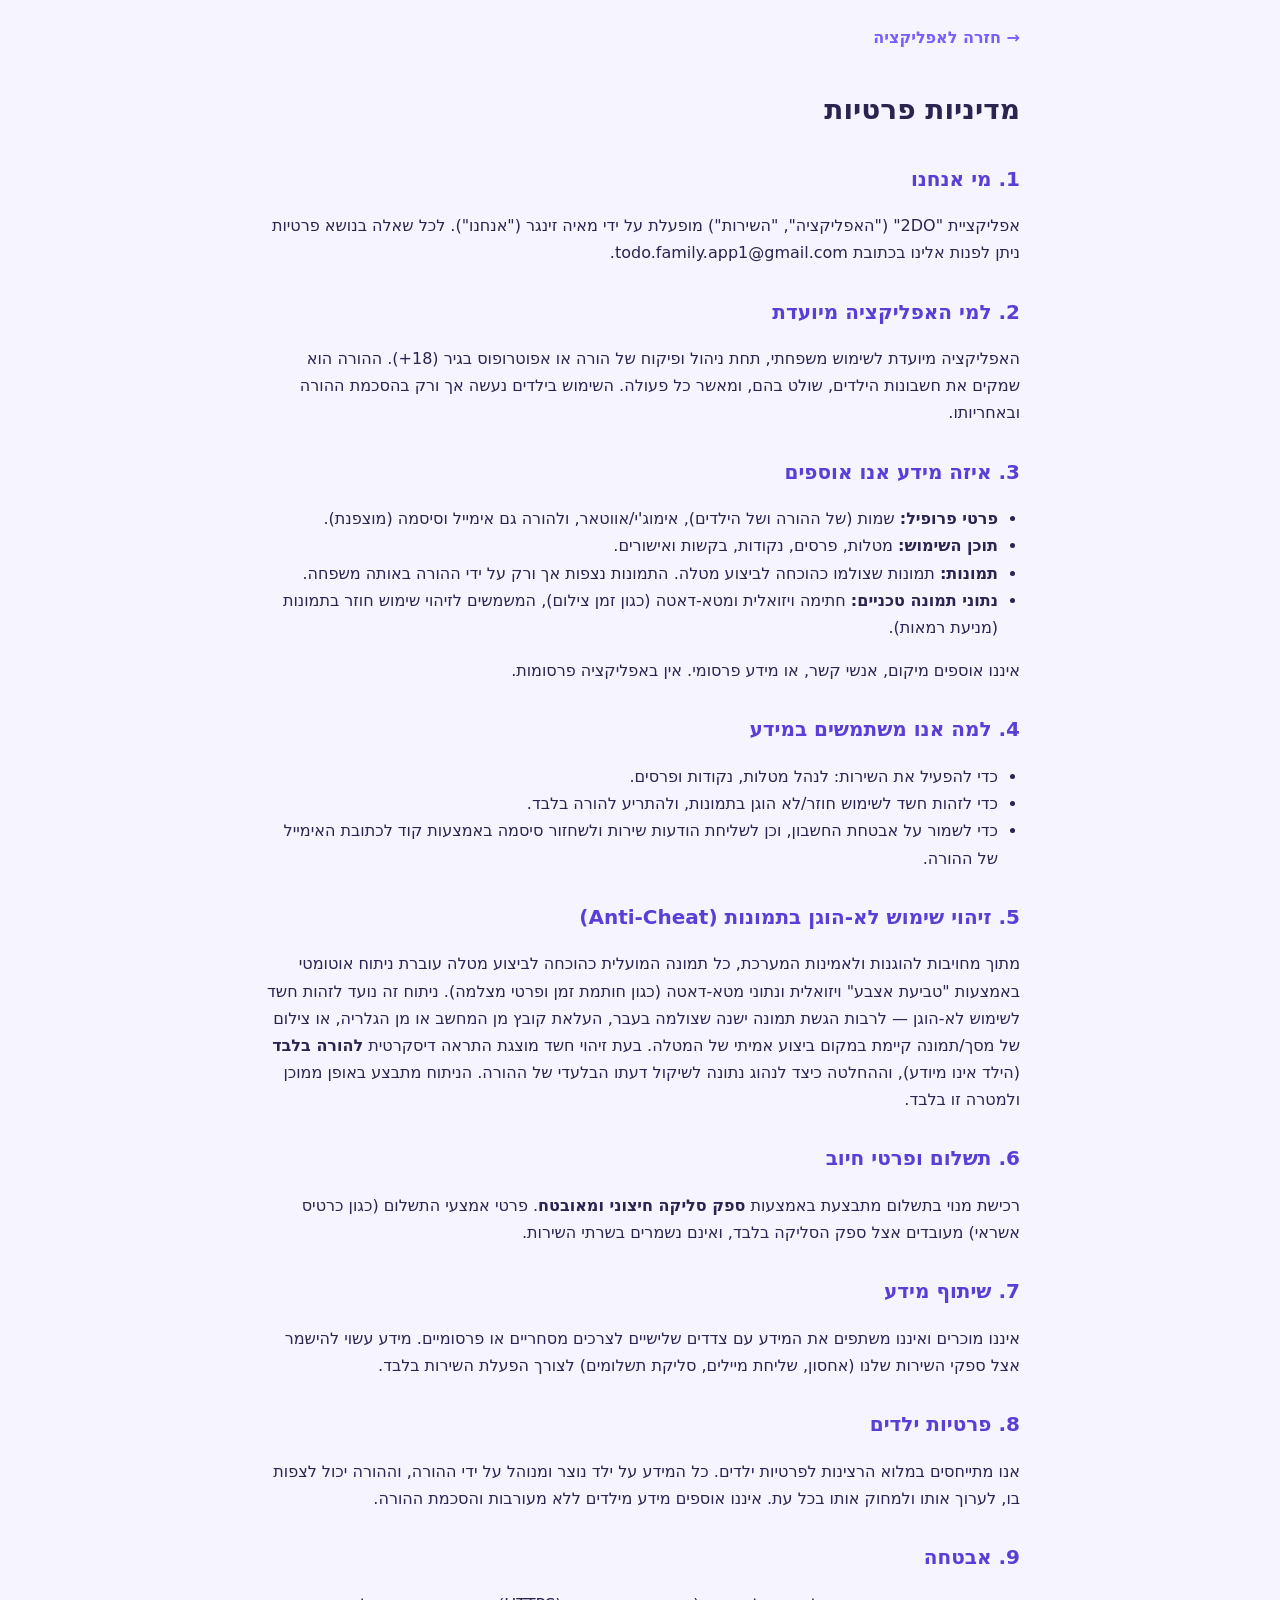
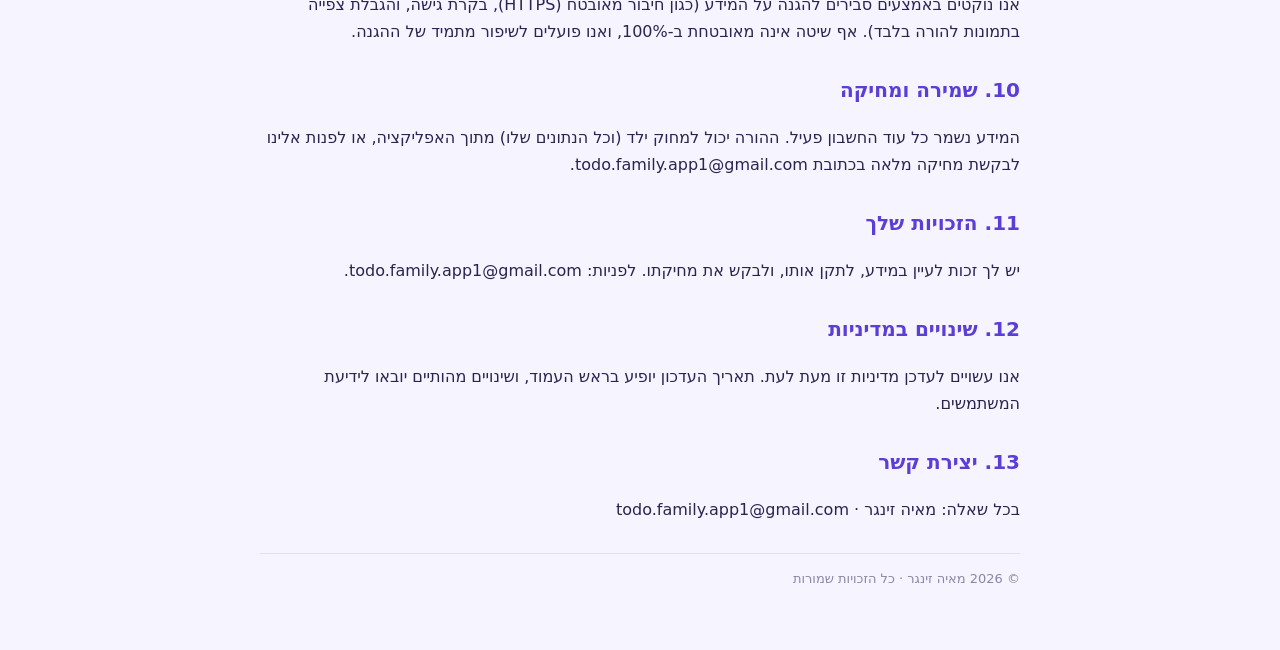
<file: templates/privacy.html>
<!DOCTYPE html>
<html lang="he" dir="rtl">
<head>
  <meta charset="UTF-8">
  <meta name="viewport" content="width=device-width, initial-scale=1.0">
  <title>מדיניות פרטיות — 2DO</title>
  <style>
    body{font-family:"Segoe UI",system-ui,Arial,sans-serif;background:#f6f4ff;color:#2b2350;
         max-width:760px;margin:0 auto;padding:24px 18px 60px;line-height:1.7}
    h1{font-size:28px} h2{font-size:20px;margin-top:28px;color:#5b3ed6}
    a.back{display:inline-block;margin-bottom:16px;color:#7b5cff;font-weight:700;text-decoration:none}
    .note{background:#fff4dd;border:1px solid #ffd98a;border-radius:12px;padding:12px 14px;font-size:14px}
    .meta{color:#8b86a8;font-size:14px}
    ul{padding-inline-start:22px}
    .fill{background:#ffe3e8;border-radius:6px;padding:1px 6px;font-weight:700}
    footer{margin-top:30px;font-size:13px;color:#8b86a8;border-top:1px solid #e3dcff;padding-top:14px}
  </style>
</head>
<body>
  <a class="back" href="/">→ חזרה לאפליקציה</a>
  <h1>מדיניות פרטיות</h1>

  <h2>1. מי אנחנו</h2>
  <p>
    אפליקציית "2DO" ("האפליקציה", "השירות") מופעלת על ידי
מאיה זינגר
    ("אנחנו"). לכל שאלה בנושא פרטיות ניתן לפנות אלינו בכתובת
    todo.family.app1@gmail.com.
  </p>

  <h2>2. למי האפליקציה מיועדת</h2>
  <p>
    האפליקציה מיועדת לשימוש משפחתי, תחת ניהול ופיקוח של הורה או אפוטרופוס בגיר
    (18+). ההורה הוא שמקים את חשבונות הילדים, שולט בהם, ומאשר כל פעולה. השימוש
    בילדים נעשה אך ורק בהסכמת ההורה ובאחריותו.
  </p>

  <h2>3. איזה מידע אנו אוספים</h2>
  <ul>
    <li><b>פרטי פרופיל:</b> שמות (של ההורה ושל הילדים), אימוג'י/אווטאר, ולהורה גם אימייל וסיסמה (מוצפנת).</li>
    <li><b>תוכן השימוש:</b> מטלות, פרסים, נקודות, בקשות ואישורים.</li>
    <li><b>תמונות:</b> תמונות שצולמו כהוכחה לביצוע מטלה. התמונות נצפות אך ורק
        על ידי ההורה באותה משפחה.</li>
    <li><b>נתוני תמונה טכניים:</b> חתימה ויזואלית ומטא-דאטה (כגון זמן צילום),
        המשמשים לזיהוי שימוש חוזר בתמונות (מניעת רמאות).</li>
  </ul>
  <p>איננו אוספים מיקום, אנשי קשר, או מידע פרסומי. אין באפליקציה פרסומות.</p>

  <h2>4. למה אנו משתמשים במידע</h2>
  <ul>
    <li>כדי להפעיל את השירות: לנהל מטלות, נקודות ופרסים.</li>
    <li>כדי לזהות חשד לשימוש חוזר/לא הוגן בתמונות, ולהתריע להורה בלבד.</li>
    <li>כדי לשמור על אבטחת החשבון, וכן לשליחת הודעות שירות ולשחזור סיסמה
        באמצעות קוד לכתובת האימייל של ההורה.</li>
  </ul>

  <h2>5. זיהוי שימוש לא-הוגן בתמונות (Anti-Cheat)</h2>
  <p>
    מתוך מחויבות להוגנות ולאמינות המערכת, כל תמונה המועלית כהוכחה לביצוע מטלה
    עוברת ניתוח אוטומטי באמצעות "טביעת אצבע" ויזואלית ונתוני מטא-דאטה (כגון
    חותמת זמן ופרטי מצלמה). ניתוח זה נועד לזהות חשד לשימוש לא-הוגן — לרבות
    הגשת תמונה ישנה שצולמה בעבר, העלאת קובץ מן המחשב או מן הגלריה, או צילום של
    מסך/תמונה קיימת במקום ביצוע אמיתי של המטלה. בעת זיהוי חשד מוצגת התראה
    דיסקרטית <b>להורה בלבד</b> (הילד אינו מיודע), וההחלטה כיצד לנהוג נתונה
    לשיקול דעתו הבלעדי של ההורה. הניתוח מתבצע באופן ממוכן ולמטרה זו בלבד.
  </p>

  <h2>6. תשלום ופרטי חיוב</h2>
  <p>
    רכישת מנוי בתשלום מתבצעת באמצעות <b>ספק סליקה חיצוני ומאובטח</b>. פרטי אמצעי
    התשלום (כגון כרטיס אשראי) מעובדים אצל ספק הסליקה בלבד, ואינם נשמרים בשרתי השירות.
  </p>

  <h2>7. שיתוף מידע</h2>
  <p>
    איננו מוכרים ואיננו משתפים את המידע עם צדדים שלישיים לצרכים מסחריים או פרסומיים.
    מידע עשוי להישמר אצל ספקי השירות שלנו (אחסון, שליחת מיילים, סליקת תשלומים)
    לצורך הפעלת השירות בלבד.
  </p>

  <h2>8. פרטיות ילדים</h2>
  <p>
    אנו מתייחסים במלוא הרצינות לפרטיות ילדים. כל המידע על ילד נוצר ומנוהל על ידי
    ההורה, וההורה יכול לצפות בו, לערוך אותו ולמחוק אותו בכל עת. איננו אוספים מידע
    מילדים ללא מעורבות והסכמת ההורה.
  </p>

  <h2>9. אבטחה</h2>
  <p>
    אנו נוקטים באמצעים סבירים להגנה על המידע (כגון חיבור מאובטח (HTTPS), בקרת
    גישה, והגבלת צפייה בתמונות להורה בלבד). אף שיטה אינה מאובטחת ב-100%, ואנו
    פועלים לשיפור מתמיד של ההגנה.
  </p>

  <h2>10. שמירה ומחיקה</h2>
  <p>
    המידע נשמר כל עוד החשבון פעיל. ההורה יכול למחוק ילד (וכל הנתונים שלו) מתוך
    האפליקציה, או לפנות אלינו לבקשת מחיקה מלאה בכתובת
    todo.family.app1@gmail.com.
  </p>

  <h2>11. הזכויות שלך</h2>
  <p>
    יש לך זכות לעיין במידע, לתקן אותו, ולבקש את מחיקתו. לפניות:
    todo.family.app1@gmail.com.
  </p>

  <h2>12. שינויים במדיניות</h2>
  <p>
    אנו עשויים לעדכן מדיניות זו מעת לעת. תאריך העדכון יופיע בראש העמוד, ושינויים
    מהותיים יובאו לידיעת המשתמשים.
  </p>

  <h2>13. יצירת קשר</h2>
  <p>בכל שאלה: מאיה זינגר · todo.family.app1@gmail.com</p>

  <footer>
    © 2026 מאיה זינגר · כל הזכויות שמורות
  </footer>
</body>
</html>
</file>
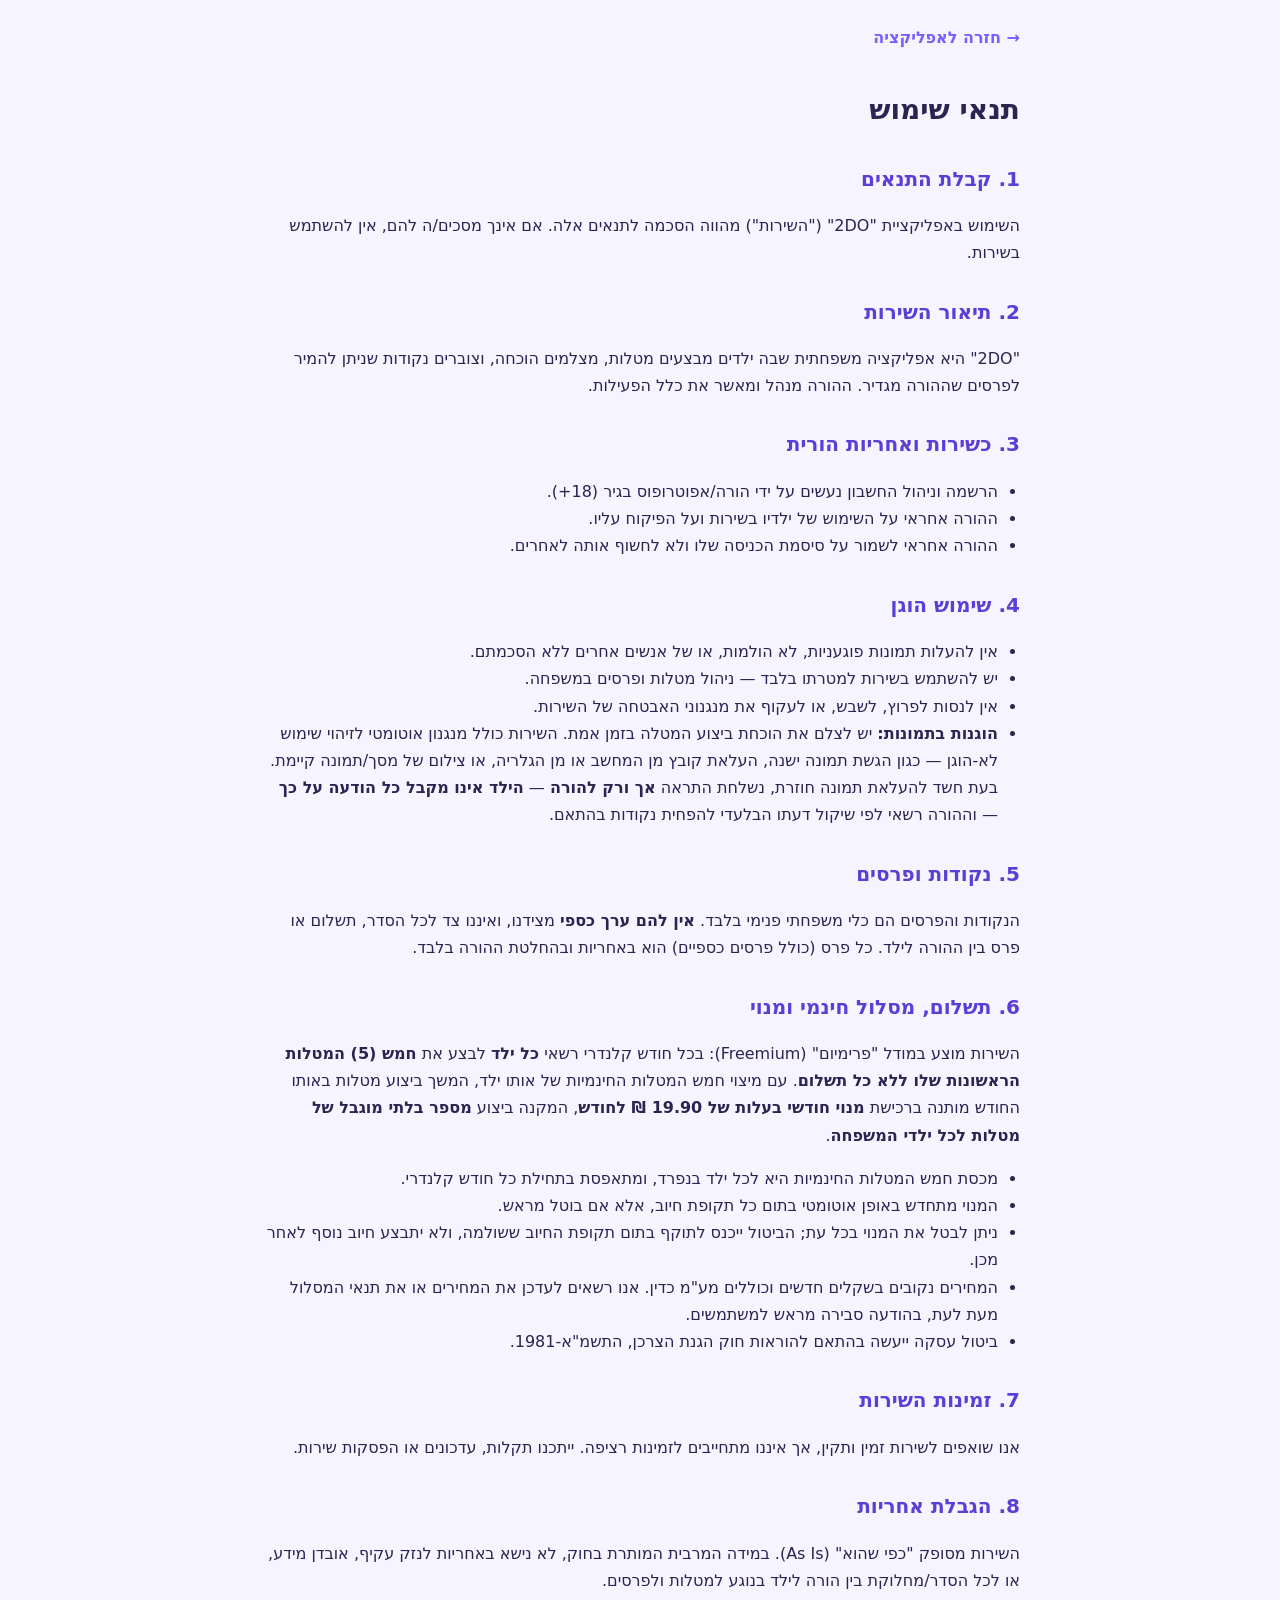
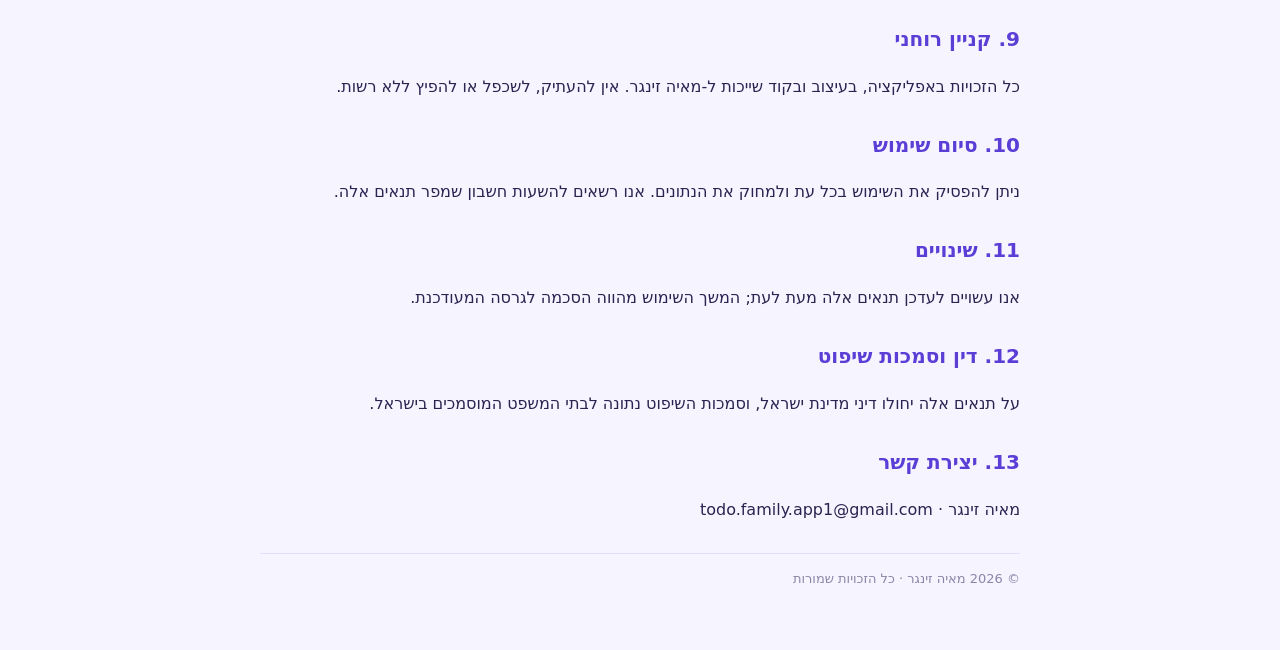
<file: templates/terms.html>
<!DOCTYPE html>
<html lang="he" dir="rtl">
<head>
  <meta charset="UTF-8">
  <meta name="viewport" content="width=device-width, initial-scale=1.0">
  <title>תנאי שימוש — 2DO</title>
  <style>
    body{font-family:"Segoe UI",system-ui,Arial,sans-serif;background:#f6f4ff;color:#2b2350;
         max-width:760px;margin:0 auto;padding:24px 18px 60px;line-height:1.7}
    h1{font-size:28px} h2{font-size:20px;margin-top:28px;color:#5b3ed6}
    a.back{display:inline-block;margin-bottom:16px;color:#7b5cff;font-weight:700;text-decoration:none}
    .note{background:#fff4dd;border:1px solid #ffd98a;border-radius:12px;padding:12px 14px;font-size:14px}
    .meta{color:#8b86a8;font-size:14px}
    ul{padding-inline-start:22px}
    .fill{background:#ffe3e8;border-radius:6px;padding:1px 6px;font-weight:700}
    footer{margin-top:30px;font-size:13px;color:#8b86a8;border-top:1px solid #e3dcff;padding-top:14px}
  </style>
</head>
<body>
  <a class="back" href="/">→ חזרה לאפליקציה</a>
  <h1>תנאי שימוש</h1>

  <h2>1. קבלת התנאים</h2>
  <p>
    השימוש באפליקציית "2DO" ("השירות") מהווה הסכמה לתנאים אלה. אם אינך מסכים/ה
    להם, אין להשתמש בשירות.
  </p>

  <h2>2. תיאור השירות</h2>
  <p>
    "2DO" היא אפליקציה משפחתית שבה ילדים מבצעים מטלות, מצלמים הוכחה, וצוברים
    נקודות שניתן להמיר לפרסים שההורה מגדיר. ההורה מנהל ומאשר את כלל הפעילות.
  </p>

  <h2>3. כשירות ואחריות הורית</h2>
  <ul>
    <li>הרשמה וניהול החשבון נעשים על ידי הורה/אפוטרופוס בגיר (18+).</li>
    <li>ההורה אחראי על השימוש של ילדיו בשירות ועל הפיקוח עליו.</li>
    <li>ההורה אחראי לשמור על סיסמת הכניסה שלו ולא לחשוף אותה לאחרים.</li>
  </ul>

  <h2>4. שימוש הוגן</h2>
  <ul>
    <li>אין להעלות תמונות פוגעניות, לא הולמות, או של אנשים אחרים ללא הסכמתם.</li>
    <li>יש להשתמש בשירות למטרתו בלבד — ניהול מטלות ופרסים במשפחה.</li>
    <li>אין לנסות לפרוץ, לשבש, או לעקוף את מנגנוני האבטחה של השירות.</li>
    <li><b>הוגנות בתמונות:</b> יש לצלם את הוכחת ביצוע המטלה בזמן אמת. השירות כולל
        מנגנון אוטומטי לזיהוי שימוש לא-הוגן — כגון הגשת תמונה ישנה, העלאת קובץ מן
        המחשב או מן הגלריה, או צילום של מסך/תמונה קיימת. בעת חשד להעלאת תמונה
        חוזרת, נשלחת התראה <b>אך ורק להורה</b> — <b>הילד אינו מקבל כל הודעה על כך</b> —
        וההורה רשאי לפי שיקול דעתו הבלעדי להפחית נקודות בהתאם.</li>
  </ul>

  <h2>5. נקודות ופרסים</h2>
  <p>
    הנקודות והפרסים הם כלי משפחתי פנימי בלבד. <b>אין להם ערך כספי</b> מצידנו,
    ואיננו צד לכל הסדר, תשלום או פרס בין ההורה לילד. כל פרס (כולל פרסים כספיים)
    הוא באחריות ובהחלטת ההורה בלבד.
  </p>

  <h2>6. תשלום, מסלול חינמי ומנוי</h2>
  <p>
    השירות מוצע במודל "פרימיום" (Freemium): בכל חודש קלנדרי רשאי <b>כל ילד</b>
    לבצע את <b>חמש (5) המטלות הראשונות שלו ללא כל תשלום</b>. עם מיצוי חמש המטלות
    החינמיות של אותו ילד, המשך ביצוע מטלות באותו החודש מותנה ברכישת
    <b>מנוי חודשי בעלות של 19.90 ₪ לחודש</b>, המקנה ביצוע
    <b>מספר בלתי מוגבל של מטלות לכל ילדי המשפחה</b>.
  </p>
  <ul>
    <li>מכסת חמש המטלות החינמיות היא לכל ילד בנפרד, ומתאפסת בתחילת כל חודש קלנדרי.</li>
    <li>המנוי מתחדש באופן אוטומטי בתום כל תקופת חיוב, אלא אם בוטל מראש.</li>
    <li>ניתן לבטל את המנוי בכל עת; הביטול ייכנס לתוקף בתום תקופת החיוב ששולמה,
        ולא יתבצע חיוב נוסף לאחר מכן.</li>
    <li>המחירים נקובים בשקלים חדשים וכוללים מע"מ כדין. אנו רשאים לעדכן את
        המחירים או את תנאי המסלול מעת לעת, בהודעה סבירה מראש למשתמשים.</li>
    <li>ביטול עסקה ייעשה בהתאם להוראות חוק הגנת הצרכן, התשמ"א-1981.</li>
  </ul>

  <h2>7. זמינות השירות</h2>
  <p>
    אנו שואפים לשירות זמין ותקין, אך איננו מתחייבים לזמינות רציפה. ייתכנו תקלות,
    עדכונים או הפסקות שירות.
  </p>

  <h2>8. הגבלת אחריות</h2>
  <p>
    השירות מסופק "כפי שהוא" (As Is). במידה המרבית המותרת בחוק, לא נישא באחריות
    לנזק עקיף, אובדן מידע, או לכל הסדר/מחלוקת בין הורה לילד בנוגע למטלות ולפרסים.
  </p>

  <h2>9. קניין רוחני</h2>
  <p>
    כל הזכויות באפליקציה, בעיצוב ובקוד שייכות ל-מאיה זינגר.
    אין להעתיק, לשכפל או להפיץ ללא רשות.
  </p>

  <h2>10. סיום שימוש</h2>
  <p>
    ניתן להפסיק את השימוש בכל עת ולמחוק את הנתונים. אנו רשאים להשעות חשבון שמפר
    תנאים אלה.
  </p>

  <h2>11. שינויים</h2>
  <p>אנו עשויים לעדכן תנאים אלה מעת לעת; המשך השימוש מהווה הסכמה לגרסה המעודכנת.</p>

  <h2>12. דין וסמכות שיפוט</h2>
  <p>על תנאים אלה יחולו דיני מדינת ישראל, וסמכות השיפוט נתונה לבתי המשפט המוסמכים בישראל.</p>

  <h2>13. יצירת קשר</h2>
  <p>מאיה זינגר · todo.family.app1@gmail.com</p>

  <footer>
    © 2026 מאיה זינגר · כל הזכויות שמורות
  </footer>
</body>
</html>
</file>
